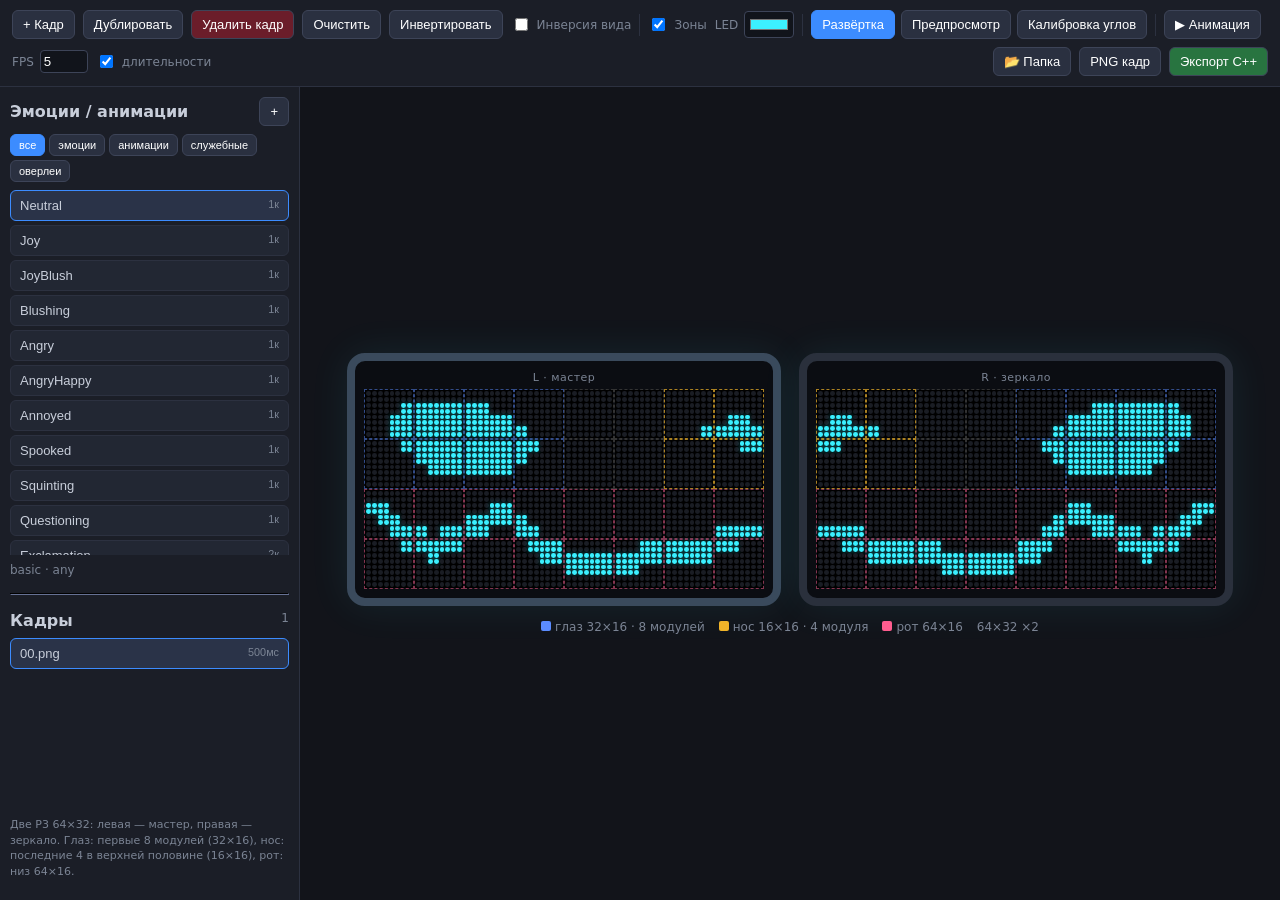
<file: tools/face/index.html>
<!DOCTYPE html>
<html lang="ru">
<head>
  <meta charset="UTF-8">
  <meta name="viewport" content="width=device-width, initial-scale=1">
  <title>kotoproto — P3 visor 64×32</title>
  <style>
    :root {
      --bg: #12141a;
      --panel: #1b1e27;
      --border: #2c3140;
      --led-off: #1a1d24;
      --led-on: #3cf0ff;
      --led-glow: rgba(60, 240, 255, 0.45);
      --text: #c8ceda;
      --muted: #7b8494;
      --accent: #3c8cff;
      --eye: #5b8cff;
      --nose: #f0b429;
      --mouth: #ff5d8f;
    }
    * { box-sizing: border-box; }
    html, body { height: 100%; }
    body {
      margin: 0;
      font-family: "Segoe UI", system-ui, sans-serif;
      background: var(--bg);
      color: var(--text);
      display: flex;
      flex-direction: column;
      overflow: hidden;
    }
    .toolbar {
      display: flex; gap: 8px; align-items: center; flex-wrap: wrap;
      padding: 10px 12px; background: var(--panel); border-bottom: 1px solid var(--border);
    }
    button {
      background: #2a3040; color: #fff; border: 1px solid #3d4458;
      padding: 6px 10px; border-radius: 6px; cursor: pointer; font-size: 13px;
    }
    button:hover { background: #343b4e; }
    button.active { background: var(--accent); border-color: var(--accent); }
    button.danger { background: #6b1d2a; }
    label { display: flex; align-items: center; gap: 6px; font-size: 12px; color: var(--muted); }
    input[type="number"], input[type="color"] {
      background: #11141b; color: #fff; border: 1px solid #3d4458; padding: 3px; border-radius: 4px;
    }
    input[type="range"] {
      width: 140px; accent-color: var(--accent);
    }
    #photoStage { overflow: auto; max-width: 100%; max-height: min(72vh, 760px); }
    #photoSizer { width: 400px; height: 400px; }
    .sep { width: 1px; height: 22px; background: var(--border); }
    .grow { flex: 1; }
    .main { display: flex; flex: 1; min-height: 0; }
    .sidebar {
      width: 300px; background: var(--panel); border-right: 1px solid var(--border);
      display: flex; flex-direction: column; padding: 10px; gap: 8px;
    }
    .tabs { display: flex; gap: 4px; flex-wrap: wrap; }
    .tabs button { padding: 4px 8px; font-size: 11px; }
    .list { flex: 1; overflow: auto; display: flex; flex-direction: column; gap: 4px; min-height: 0; }
    .item {
      padding: 7px 9px; background: #222733; border: 1px solid var(--border);
      border-radius: 6px; cursor: pointer; display: flex; justify-content: space-between; gap: 8px;
      font-size: 13px; width: 100%; text-align: left; color: inherit;
    }
    .item.selected { border-color: var(--accent); background: #2a3348; }
    .item small { color: var(--muted); }
    .workspace {
      flex: 1; display: flex; flex-direction: column; align-items: center;
      justify-content: center; gap: 14px; overflow: auto; padding: 16px;
    }
    .visors { display: flex; gap: 18px; align-items: flex-start; }
    .visor {
      background: #0b0d12; border: 8px solid #2a303c; border-radius: 18px;
      padding: 10px; box-shadow: 0 0 40px rgba(60, 240, 255, 0.08);
    }
    .visor.master { border-color: #3a4a5c; }
    .visor-cap {
      text-align: center; font-size: 11px; color: var(--muted);
      margin-bottom: 6px; letter-spacing: 0.04em;
    }
    .matrix {
      display: grid; grid-template-columns: repeat(8, auto); gap: 2px;
    }
    .unit {
      display: grid; grid-template-columns: repeat(8, 1fr); grid-template-rows: repeat(8, 1fr);
      gap: 1px; width: 48px; height: 48px; background: #000; padding: 1px; position: relative;
    }
    .unit[data-region="eye"] { outline: 1px dashed color-mix(in srgb, var(--eye) 50%, transparent); }
    .unit[data-region="nose"] { outline: 1px dashed color-mix(in srgb, var(--nose) 70%, transparent); }
    .unit[data-region="mouth"] { outline: 1px dashed color-mix(in srgb, var(--mouth) 50%, transparent); }
    .unit[data-region="pad"] { outline: 1px dashed #333; }
    body.hide-regions .unit { outline: none; }
    .led {
      width: 100%; height: 100%; border-radius: 50%;
      background: var(--led-off); cursor: pointer;
    }
    .led.on {
      background: var(--led-on);
      box-shadow: 0 0 5px var(--led-glow);
    }
    body.invert-view .led { background: var(--led-on); box-shadow: 0 0 5px var(--led-glow); }
    body.invert-view .led.on { background: var(--led-off); box-shadow: none; }
    .legend { display: flex; gap: 14px; font-size: 12px; color: var(--muted); }
    .legend i { display: inline-block; width: 10px; height: 10px; border-radius: 2px; margin-right: 4px; }
    .hint { font-size: 11px; color: var(--muted); line-height: 1.4; }
    #codeModal {
      position: fixed; inset: 0; background: rgba(0,0,0,.7);
      display: none; align-items: center; justify-content: center; z-index: 20;
    }
    .modal {
      background: var(--panel); width: min(900px, 92vw); height: min(80vh, 720px);
      border: 1px solid var(--border); border-radius: 10px; padding: 14px;
      display: flex; flex-direction: column; gap: 8px;
    }
    textarea {
      flex: 1; background: #10131a; color: #8cdcfe; border: 1px solid var(--border);
      font-family: ui-monospace, Consolas, monospace; font-size: 12px; padding: 10px;
    }
    .drop {
      display: none; position: fixed; inset: 0; background: rgba(60,140,255,.18);
      border: 2px dashed var(--accent); z-index: 10; align-items: center; justify-content: center;
      font-size: 22px;
    }
    body.drag-over .drop { display: flex; }
    .meta { font-size: 12px; color: var(--muted); }
    .render-bar { display: flex; gap: 6px; }
    #viewPreview { display: none; flex-direction: column; align-items: center; gap: 10px; }
    body.mode-preview #viewFlat { display: none; }
    body.mode-preview #viewPreview { display: flex; }
    #photo {
      position: relative;
      width: 400px;
      height: 400px;
      border-radius: 8px;
      background: #820075 url("photo.jpg") center / contain no-repeat;
      box-shadow: 0 0 40px rgba(130, 0, 117, 0.35);
      overflow: hidden;
      transform-origin: 0 0;
    }
    .preview {
      position: absolute;
      left: 0;
      top: 0;
      transform-origin: 0 0;
      image-rendering: pixelated;
    }
    .preview canvas {
      display: block;
      image-rendering: pixelated;
    }
  </style>
</head>
<body>
  <div class="drop">Отпустите PNG-папку, чтобы загрузить анимации</div>
  <div class="toolbar">
    <button onclick="addFrame()">+ Кадр</button>
    <button onclick="duplicateFrame()">Дублировать</button>
    <button class="danger" onclick="deleteFrame()">Удалить кадр</button>
    <button onclick="clearCurrentFrame()">Очистить</button>
    <button onclick="invertCurrentFrame()">Инвертировать</button>
    <label><input type="checkbox" id="invertView" onchange="setInvertView(this.checked)"> Инверсия вида</label>
    <span class="sep"></span>
    <label><input type="checkbox" id="showRegions" checked onchange="document.body.classList.toggle('hide-regions', !this.checked)"> Зоны</label>
    <label>LED <input type="color" id="ledColor" value="#3cf0ff" onchange="setLedColor(this.value)"></label>
    <span class="sep"></span>
    <span class="render-bar">
      <button id="modeFlatBtn" class="active" onclick="setRenderMode('flat')">Развёртка</button>
      <button id="modePreviewBtn" onclick="setRenderMode('preview')">Предпросмотр</button>
      <button onclick="window.open('quad.html','_blank')">Калибровка углов</button>
    </span>
    <span class="sep"></span>
    <button id="playBtn" onclick="togglePlay()">▶ Анимация</button>
    <label>FPS <input type="number" id="fpsInput" value="5" min="1" max="30" style="width:48px"></label>
    <label><input type="checkbox" id="useDur" checked> длительности</label>
    <span class="grow"></span>
    <button onclick="document.getElementById('folderInput').click()">📂 Папка</button>
    <input type="file" id="folderInput" webkitdirectory multiple accept="image/*" hidden onchange="importFolder(this.files); this.value='';">
    <button onclick="downloadPng()">PNG кадр</button>
    <button style="background:#287440" onclick="exportCode()">Экспорт C++</button>
  </div>
  <div class="main">
    <aside class="sidebar">
      <div style="display:flex; justify-content:space-between; align-items:center;">
        <b>Эмоции / анимации</b>
        <button onclick="addAnimation()">+</button>
      </div>
      <div class="tabs" id="groupTabs"></div>
      <div class="list" id="animList"></div>
      <div class="meta" id="animMeta"></div>
      <hr style="border-color:var(--border); width:100%;">
      <div style="display:flex; justify-content:space-between;">
        <b>Кадры</b>
        <span class="meta" id="frameCountLbl"></span>
      </div>
      <div class="list" id="frameList" style="flex:0 0 160px;"></div>
      <p class="hint">
        Две P3 64×32: левая — мастер, правая — зеркало.
        Глаз: первые 8 модулей (32×16), нос: последние 4 в верхней половине (16×16), рот: низ 64×16.
      </p>
    </aside>
    <section class="workspace">
      <div class="visors" id="viewFlat">
        <div class="visor master">
          <div class="visor-cap">L · мастер</div>
          <div class="matrix" id="matrixL"></div>
        </div>
        <div class="visor">
          <div class="visor-cap">R · зеркало</div>
          <div class="matrix" id="matrixR"></div>
        </div>
      </div>
      <div id="viewPreview">
        <label>Масштаб
          <input type="range" id="photoZoom" min="1" max="4" step="0.05" value="1" oninput="setPhotoZoom(this.value)">
          <span id="photoZoomLbl">100%</span>
        </label>
        <div id="photoStage">
          <div id="photoSizer">
            <div id="photo">
              <div class="preview" id="wrap-panel"><canvas id="prev-panel"></canvas></div>
            </div>
          </div>
        </div>
        <p class="hint">Предпросмотр: одно полотно 32×64 на фото ToasterPaint (вместо отдельных блоков глаз/нос/рот).</p>
      </div>
      <div class="legend">
        <span><i style="background:var(--eye)"></i>глаз 32×16 · 8 модулей</span>
        <span><i style="background:var(--nose)"></i>нос 16×16 · 4 модуля</span>
        <span><i style="background:var(--mouth)"></i>рот 64×16</span>
        <span id="xyHint">64×32 ×2</span>
      </div>
    </section>
  </div>
  <div id="codeModal">
    <div class="modal">
      <div style="display:flex; justify-content:space-between; align-items:center;">
        <b>C++ половина 64×32; правая матрица = flip X</b>
        <button onclick="closeModal()">✕</button>
      </div>
      <textarea id="codeArea" readonly></textarea>
      <button style="background:var(--accent)" onclick="copyCode()">Копировать</button>
    </div>
  </div>
  <script src="project.js"></script>
  <script>
    const MODULES = 32;
    const PANEL_W = 64;
    const PANEL_H = 32;
    const PREVIEW_BG = "#820075";
    const PREVIEW_SCALE = 5;
    const PANEL_QUAD = {
      tl: [209.5, 211],
      tr: [303, 252.5],
      br: [288, 323],
      bl: [202.5, 282],
    };
    const GROUPS = [
      { id: "all", label: "все" },
      { id: "basic", label: "эмоции" },
      { id: "animated", label: "анимации" },
      { id: "misc", label: "служебные" },
      { id: "overlay", label: "оверлеи" },
    ];

    let project = (window.PRELOADED_PROJECT && window.PRELOADED_PROJECT.animations)
      ? window.PRELOADED_PROJECT
      : { animations: [{ name: "Neutral", group: "basic", frames: [createEmptyFrame()], frameNames: ["00"], durations: [500] }] };
    let curAnimIdx = 0;
    let curFrameIdx = 0;
    let groupFilter = "all";
    let isDrawing = false;
    let drawMode = true;
    let playTimer = null;

    function createEmptyFrame() {
      return Array.from({ length: MODULES }, () => Array(8).fill(0));
    }
    function cloneFrame(src) {
      return src.map(row => row.slice());
    }
    function regionOf(m, side) {
      let col = m % 8, row = Math.floor(m / 8);
      if (side === "R") col = 7 - col;
      if (row < 2 && col <= 3) return "eye";
      if (row < 2 && col >= 6) return "nose";
      if (row >= 2) return "mouth";
      return "pad";
    }
    function xyOf(m, r, c) {
      return { x: (m % 8) * 8 + c, y: Math.floor(m / 8) * 8 + r };
    }
    function moduleOf(x, y) {
      return { m: Math.floor(y / 8) * 8 + Math.floor(x / 8), r: y % 8, c: x % 8 };
    }
    function mirrorX(x) { return 63 - x; }
    function buildMatrix(root, side) {
      root.innerHTML = "";
      for (let m = 0; m < MODULES; m++) {
        const u = document.createElement("div");
        u.className = "unit";
        u.dataset.region = regionOf(m, side);
        for (let r = 0; r < 8; r++) {
          for (let c = 0; c < 8; c++) {
            const led = document.createElement("div");
            led.className = "led";
            led.dataset.side = side;
            led.dataset.m = m;
            led.dataset.r = r;
            led.dataset.c = c;
            led.addEventListener("mousedown", (e) => {
              e.preventDefault();
              isDrawing = true;
              const { m: mm, r: rr, c: cc } = masterCell(side, m, r, c);
              drawMode = !getPixel(mm, rr, cc);
              setPixelDirect(mm, rr, cc, drawMode);
              updateMatrixDisplay();
            });
            led.addEventListener("mouseenter", () => {
              const { x, y } = xyOf(m, r, c);
              if (isDrawing) {
                const { m: mm, r: rr, c: cc } = masterCell(side, m, r, c);
                setPixelDirect(mm, rr, cc, drawMode);
                updateMatrixDisplay();
              }
              document.getElementById("xyHint").textContent =
                `${side} ${x},${y}  ${regionOf(m, side)}`;
            });
            u.appendChild(led);
          }
        }
        root.appendChild(u);
      }
    }
    function masterCell(side, m, r, c) {
      if (side === "L") return { m, r, c };
      const { x, y } = xyOf(m, r, c);
      return moduleOf(mirrorX(x), y);
    }
    function adj3(m) {
      return [
        m[4] * m[8] - m[5] * m[7], m[2] * m[7] - m[1] * m[8], m[1] * m[5] - m[2] * m[4],
        m[5] * m[6] - m[3] * m[8], m[0] * m[8] - m[2] * m[6], m[2] * m[3] - m[0] * m[5],
        m[3] * m[7] - m[4] * m[6], m[1] * m[6] - m[0] * m[7], m[0] * m[4] - m[1] * m[3]
      ];
    }
    function mul3(a, b) {
      if (b.length === 3) {
        return [
          a[0] * b[0] + a[1] * b[1] + a[2] * b[2],
          a[3] * b[0] + a[4] * b[1] + a[5] * b[2],
          a[6] * b[0] + a[7] * b[1] + a[8] * b[2]
        ];
      }
      const c = new Array(9);
      for (let i = 0; i < 3; i++) {
        for (let j = 0; j < 3; j++) {
          c[3 * i + j] = a[3 * i] * b[j] + a[3 * i + 1] * b[3 + j] + a[3 * i + 2] * b[6 + j];
        }
      }
      return c;
    }
    function basisToPoints(x1, y1, x2, y2, x3, y3, x4, y4) {
      const m = [x1, x2, x3, y1, y2, y3, 1, 1, 1];
      const v = mul3(adj3(m), [x4, y4, 1]);
      return mul3(m, [v[0], 0, 0, 0, v[1], 0, 0, 0, v[2]]);
    }
    function matrix3dForQuad(quad, w, h) {
      const tl = quad.tl, tr = quad.tr, br = quad.br, bl = quad.bl;
      const t = mul3(
        basisToPoints(tl[0], tl[1], tr[0], tr[1], bl[0], bl[1], br[0], br[1]),
        adj3(basisToPoints(0, 0, w, 0, 0, h, w, h))
      );
      const n = t[8] || 1;
      for (let i = 0; i < 9; i++) t[i] /= n;
      return `matrix3d(${t[0]}, ${t[3]}, 0, ${t[6]}, ${t[1]}, ${t[4]}, 0, ${t[7]}, 0, 0, 1, 0, ${t[2]}, ${t[5]}, 0, ${t[8]})`;
    }
    function initPreview() {
      const wrap = document.getElementById("wrap-panel");
      const cssW = PANEL_W * PREVIEW_SCALE;
      const cssH = PANEL_H * PREVIEW_SCALE;
      wrap.style.transform = matrix3dForQuad(PANEL_QUAD, cssW, cssH);
      const canvas = document.getElementById("prev-panel");
      canvas.width = PANEL_W;
      canvas.height = PANEL_H;
      canvas.style.width = cssW + "px";
      canvas.style.height = cssH + "px";
    }
    function hexToRgb(hex) {
      const h = hex.replace("#", "").trim();
      return [
        parseInt(h.slice(0, 2), 16),
        parseInt(h.slice(2, 4), 16),
        parseInt(h.slice(4, 6), 16),
      ];
    }
    function framePixel(x, y) {
      const { m, r, c } = moduleOf(x, y);
      return getPixel(m, r, c);
    }
    function drawPreview() {
      const canvas = document.getElementById("prev-panel");
      if (!canvas) return;
      const led = getComputedStyle(document.documentElement).getPropertyValue("--led-on").trim() || "#3cf0ff";
      const invert = document.body.classList.contains("invert-view");
      const [lr, lg, lb] = hexToRgb(led);
      const [br, bg, bb] = hexToRgb(PREVIEW_BG);
      const ctx = canvas.getContext("2d");
      const img = ctx.createImageData(PANEL_W, PANEL_H);
      for (let y = 0; y < PANEL_H; y++) {
        for (let x = 0; x < PANEL_W; x++) {
          let on = framePixel(x, y);
          if (invert) on = !on;
          const i = (y * PANEL_W + x) * 4;
          img.data[i] = on ? lr : br;
          img.data[i + 1] = on ? lg : bg;
          img.data[i + 2] = on ? lb : bb;
          img.data[i + 3] = 255;
        }
      }
      ctx.putImageData(img, 0, 0);
    }
    function setPhotoZoom(z) {
      const zoom = Math.max(1, Math.min(4, parseFloat(z) || 1));
      const photo = document.getElementById("photo");
      const sizer = document.getElementById("photoSizer");
      photo.style.transform = `scale(${zoom})`;
      sizer.style.width = (400 * zoom) + "px";
      sizer.style.height = (400 * zoom) + "px";
      document.getElementById("photoZoomLbl").textContent = Math.round(zoom * 100) + "%";
    }
    function setRenderMode(mode) {
      document.body.classList.toggle("mode-preview", mode === "preview");
      document.getElementById("modeFlatBtn").classList.toggle("active", mode === "flat");
      document.getElementById("modePreviewBtn").classList.toggle("active", mode === "preview");
      if (mode === "preview") drawPreview();
    }
    function initDOM() {
      buildMatrix(document.getElementById("matrixL"), "L");
      buildMatrix(document.getElementById("matrixR"), "R");
      initPreview();
      window.addEventListener("mouseup", () => { isDrawing = false; });
      setupDnD();
      renderGroups();
      renderUI();
    }
    function getPixel(m, r, c) {
      const frame = project.animations[curAnimIdx].frames[curFrameIdx];
      return (frame[m][r] & (1 << (7 - c))) !== 0;
    }
    function setPixelDirect(m, r, c, val) {
      const frame = project.animations[curAnimIdx].frames[curFrameIdx];
      if (val) frame[m][r] |= (1 << (7 - c));
      else frame[m][r] &= ~(1 << (7 - c));
    }
    function updateMatrixDisplay() {
      document.querySelectorAll(".led").forEach((led) => {
        const side = led.dataset.side;
        const m = +led.dataset.m, r = +led.dataset.r, c = +led.dataset.c;
        const cell = side === "L" ? { m, r, c } : masterCell("R", m, r, c);
        led.classList.toggle("on", getPixel(cell.m, cell.r, cell.c));
      });
      drawPreview();
    }
    function setInvertView(on) {
      document.body.classList.toggle("invert-view", !!on);
      drawPreview();
    }
    function setLedColor(hex) {
      document.documentElement.style.setProperty("--led-on", hex);
      const r = parseInt(hex.slice(1, 3), 16);
      const g = parseInt(hex.slice(3, 5), 16);
      const b = parseInt(hex.slice(5, 7), 16);
      document.documentElement.style.setProperty("--led-glow", `rgba(${r},${g},${b},0.45)`);
      drawPreview();
    }
    function visibleAnims() {
      return project.animations
        .map((a, idx) => ({ a, idx }))
        .filter((x) => groupFilter === "all" || x.a.group === groupFilter);
    }
    function renderGroups() {
      const tabs = document.getElementById("groupTabs");
      tabs.innerHTML = "";
      GROUPS.forEach((g) => {
        const b = document.createElement("button");
        b.textContent = g.label;
        b.className = groupFilter === g.id ? "active" : "";
        b.onclick = () => { groupFilter = g.id; renderGroups(); renderUI(); };
        tabs.appendChild(b);
      });
    }
    function renderUI() {
      const animList = document.getElementById("animList");
      animList.innerHTML = "";
      visibleAnims().forEach(({ a, idx }) => {
        const d = document.createElement("button");
        d.type = "button";
        d.className = `item ${idx === curAnimIdx ? "selected" : ""}`;
        d.innerHTML = `<span>${escapeHtml(a.name)}</span><small>${a.frames.length}к</small>`;
        d.onclick = () => { curAnimIdx = idx; curFrameIdx = 0; renderUI(); };
        animList.appendChild(d);
      });
      const anim = project.animations[curAnimIdx];
      document.getElementById("animMeta").textContent =
        `${anim.group || "basic"}${anim.transition ? " · " + anim.transition : ""}`;
      const frameList = document.getElementById("frameList");
      frameList.innerHTML = "";
      document.getElementById("frameCountLbl").textContent = String(anim.frames.length);
      anim.frames.forEach((_, idx) => {
        const d = document.createElement("button");
        d.type = "button";
        d.className = `item ${idx === curFrameIdx ? "selected" : ""}`;
        const label = (anim.frameNames && anim.frameNames[idx]) || `кадр ${idx}`;
        const ms = (anim.durations && anim.durations[idx]) || 500;
        d.innerHTML = `<span>${escapeHtml(String(label))}</span><small>${ms}мс</small>`;
        d.onclick = () => { curFrameIdx = idx; renderUI(); };
        frameList.appendChild(d);
      });
      updateMatrixDisplay();
    }
    function escapeHtml(s) {
      return String(s).replace(/[&<>"']/g, (ch) => ({
        "&": "&amp;", "<": "&lt;", ">": "&gt;", '"': "&quot;", "'": "&#39;"
      }[ch]));
    }
    function ensureFrameNames(anim) {
      if (!anim.frameNames) anim.frameNames = [];
      if (!anim.durations) anim.durations = [];
      while (anim.frameNames.length < anim.frames.length) {
        anim.frameNames.push(String(anim.frameNames.length).padStart(2, "0"));
      }
      while (anim.durations.length < anim.frames.length) anim.durations.push(500);
    }
    function addFrame() {
      const anim = project.animations[curAnimIdx];
      anim.frames.push(createEmptyFrame());
      ensureFrameNames(anim);
      curFrameIdx = anim.frames.length - 1;
      renderUI();
    }
    function duplicateFrame() {
      const anim = project.animations[curAnimIdx];
      anim.frames.splice(curFrameIdx + 1, 0, cloneFrame(anim.frames[curFrameIdx]));
      ensureFrameNames(anim);
      anim.frameNames.splice(curFrameIdx + 1, 0, (anim.frameNames[curFrameIdx] || "") + " копия");
      anim.durations.splice(curFrameIdx + 1, 0, anim.durations[curFrameIdx] || 500);
      curFrameIdx++;
      renderUI();
    }
    function deleteFrame() {
      const anim = project.animations[curAnimIdx];
      if (anim.frames.length <= 1) return alert("Нельзя удалить единственный кадр");
      anim.frames.splice(curFrameIdx, 1);
      anim.frameNames && anim.frameNames.splice(curFrameIdx, 1);
      anim.durations && anim.durations.splice(curFrameIdx, 1);
      if (curFrameIdx >= anim.frames.length) curFrameIdx = anim.frames.length - 1;
      renderUI();
    }
    function clearCurrentFrame() {
      project.animations[curAnimIdx].frames[curFrameIdx] = createEmptyFrame();
      updateMatrixDisplay();
    }
    function invertCurrentFrame() {
      const frame = project.animations[curAnimIdx].frames[curFrameIdx];
      for (let m = 0; m < MODULES; m++) {
        for (let r = 0; r < 8; r++) frame[m][r] = (~frame[m][r]) & 0xFF;
      }
      updateMatrixDisplay();
    }
    function addAnimation() {
      const name = prompt("Название:", `Anim ${project.animations.length + 1}`);
      if (!name) return;
      project.animations.push({
        name, group: "basic", frames: [createEmptyFrame()], frameNames: ["00"], durations: [500]
      });
      curAnimIdx = project.animations.length - 1;
      curFrameIdx = 0;
      renderUI();
    }
    function togglePlay() {
      const btn = document.getElementById("playBtn");
      if (playTimer) {
        clearTimeout(playTimer);
        playTimer = null;
        btn.textContent = "▶ Анимация";
        btn.classList.remove("active");
        return;
      }
      btn.textContent = "⏸ Пауза";
      btn.classList.add("active");
      const tick = () => {
        const anim = project.animations[curAnimIdx];
        curFrameIdx = (curFrameIdx + 1) % anim.frames.length;
        renderUI();
        const fps = Math.max(1, +document.getElementById("fpsInput").value || 5);
        let ms = 1000 / fps;
        if (document.getElementById("useDur").checked) {
          const d = (anim.durations && anim.durations[curFrameIdx]) || 0;
          if (d > 0) ms = d;
        }
        playTimer = setTimeout(tick, ms);
      };
      tick();
    }
    function frameToImageData(frame) {
      const data = new Uint8ClampedArray(64 * 32 * 4);
      for (let y = 0; y < 32; y++) {
        for (let x = 0; x < 64; x++) {
          const m = Math.floor(y / 8) * 8 + Math.floor(x / 8);
          const on = (frame[m][y % 8] & (1 << (7 - (x % 8)))) !== 0;
          const i = (y * 64 + x) * 4;
          const v = on ? 255 : 0;
          data[i] = data[i + 1] = data[i + 2] = v;
          data[i + 3] = 255;
        }
      }
      return new ImageData(data, 64, 32);
    }
    function downloadPng() {
      const canvas = document.createElement("canvas");
      canvas.width = 64; canvas.height = 32;
      canvas.getContext("2d").putImageData(
        frameToImageData(project.animations[curAnimIdx].frames[curFrameIdx]), 0, 0
      );
      const a = document.createElement("a");
      const anim = project.animations[curAnimIdx];
      a.download = `${anim.name}_${String(curFrameIdx).padStart(2, "0")}.png`;
      a.href = canvas.toDataURL("image/png");
      a.click();
    }
    function exportCode() {
      let c = `// P3 left half-face 64x32. Right panel = this bitmap flipped on X.\n`;
      project.animations.forEach((anim, aIdx) => {
        const varName = `face_${anim.name.replace(/[^A-Za-z0-9_]/g, "_")}`;
        c += `\n// ${anim.name} (${anim.frames.length} frames)\n`;
        c += `const uint8_t ${varName}[${anim.frames.length}][32][8] = {\n`;
        anim.frames.forEach((frame, fIdx) => {
          c += `  { // ${anim.frameNames ? anim.frameNames[fIdx] : fIdx}\n`;
          for (let y = 0; y < 32; y++) {
            const row = [];
            for (let s = 0; s < 8; s++) {
              let byte = 0;
              for (let b = 0; b < 8; b++) {
                const x = s * 8 + b;
                const m = Math.floor(y / 8) * 8 + Math.floor(x / 8);
                if (frame[m][y % 8] & (1 << (7 - (x % 8)))) byte |= (1 << (7 - b));
              }
              row.push("0x" + byte.toString(16).padStart(2, "0").toUpperCase());
            }
            c += `    { ${row.join(", ")} }${y < 31 ? "," : ""}\n`;
          }
          c += `  }${fIdx < anim.frames.length - 1 ? "," : ""}\n`;
        });
        c += `};\n`;
      });
      document.getElementById("codeArea").value = c;
      document.getElementById("codeModal").style.display = "flex";
    }
    function closeModal() { document.getElementById("codeModal").style.display = "none"; }
    function copyCode() {
      document.getElementById("codeArea").select();
      document.execCommand("copy");
    }
    function pixelsToFrame(sample) {
      const frame = createEmptyFrame();
      for (let y = 0; y < 32; y++) {
        for (let x = 0; x < 64; x++) {
          if (!sample(x, y)) continue;
          const m = Math.floor(y / 8) * 8 + Math.floor(x / 8);
          frame[m][y % 8] |= (1 << (7 - (x % 8)));
        }
      }
      return frame;
    }
    function imageToFrame(img) {
      const canvas = document.createElement("canvas");
      canvas.width = img.width; canvas.height = img.height;
      const ctx = canvas.getContext("2d", { willReadFrequently: true });
      ctx.drawImage(img, 0, 0);
      const { data, width, height } = ctx.getImageData(0, 0, canvas.width, canvas.height);
      const sample = (x, y) => {
        const sx = Math.min(width - 1, Math.floor((x + 0.5) * (width / 64)));
        const sy = Math.min(height - 1, Math.floor((y + 0.5) * (height / 32)));
        const i = (sy * width + sx) * 4;
        if (data[i + 3] < 128) return false;
        return (data[i] + data[i + 1] + data[i + 2]) / 3 >= 128;
      };
      return pixelsToFrame(sample);
    }
    function loadImageFile(file) {
      return new Promise((resolve, reject) => {
        const url = URL.createObjectURL(file);
        const img = new Image();
        img.onload = () => { URL.revokeObjectURL(url); resolve(img); };
        img.onerror = () => { URL.revokeObjectURL(url); reject(new Error(file.name)); };
        img.src = url;
      });
    }
    function naturalCompare(a, b) {
      return a.localeCompare(b, undefined, { numeric: true, sensitivity: "base" });
    }
    async function importFolder(fileList) {
      const files = [...fileList].filter((f) => /\.(png|bmp|gif|webp|jpg|jpeg)$/i.test(f.name));
      if (!files.length) return alert("Нет изображений");
      const groups = new Map();
      for (const file of files) {
        const rel = (file.webkitRelativePath || file.name).replace(/\\/g, "/");
        const parts = rel.split("/").filter(Boolean);
        const animName = parts.length >= 2 ? parts[parts.length - 2] : "Импорт";
        const frameName = file.name.replace(/\.[^.]+$/, "");
        if (!groups.has(animName)) groups.set(animName, []);
        groups.get(animName).push({ file, frameName });
      }
      const animations = [];
      for (const name of [...groups.keys()].sort(naturalCompare)) {
        const items = groups.get(name).sort((a, b) => naturalCompare(a.frameName, b.frameName));
        const frames = [];
        const frameNames = [];
        for (const item of items) {
          try {
            frames.push(imageToFrame(await loadImageFile(item.file)));
            frameNames.push(item.frameName);
          } catch (err) { console.warn(err); }
        }
        if (frames.length) {
          animations.push({
            name, group: "basic", frames, frameNames, durations: frames.map(() => 500)
          });
        }
      }
      if (!animations.length) return alert("Не удалось прочитать изображения");
      project = { animations };
      curAnimIdx = 0; curFrameIdx = 0;
      renderUI();
    }
    function setupDnD() {
      let depth = 0;
      window.addEventListener("dragenter", (e) => { e.preventDefault(); depth++; document.body.classList.add("drag-over"); });
      window.addEventListener("dragleave", (e) => { e.preventDefault(); depth = Math.max(0, depth - 1); if (!depth) document.body.classList.remove("drag-over"); });
      window.addEventListener("dragover", (e) => e.preventDefault());
      window.addEventListener("drop", (e) => {
        e.preventDefault(); depth = 0; document.body.classList.remove("drag-over");
        if (e.dataTransfer.files.length) importFolder(e.dataTransfer.files);
      });
    }
    initDOM();
  </script>
</body>
</html>
</file>
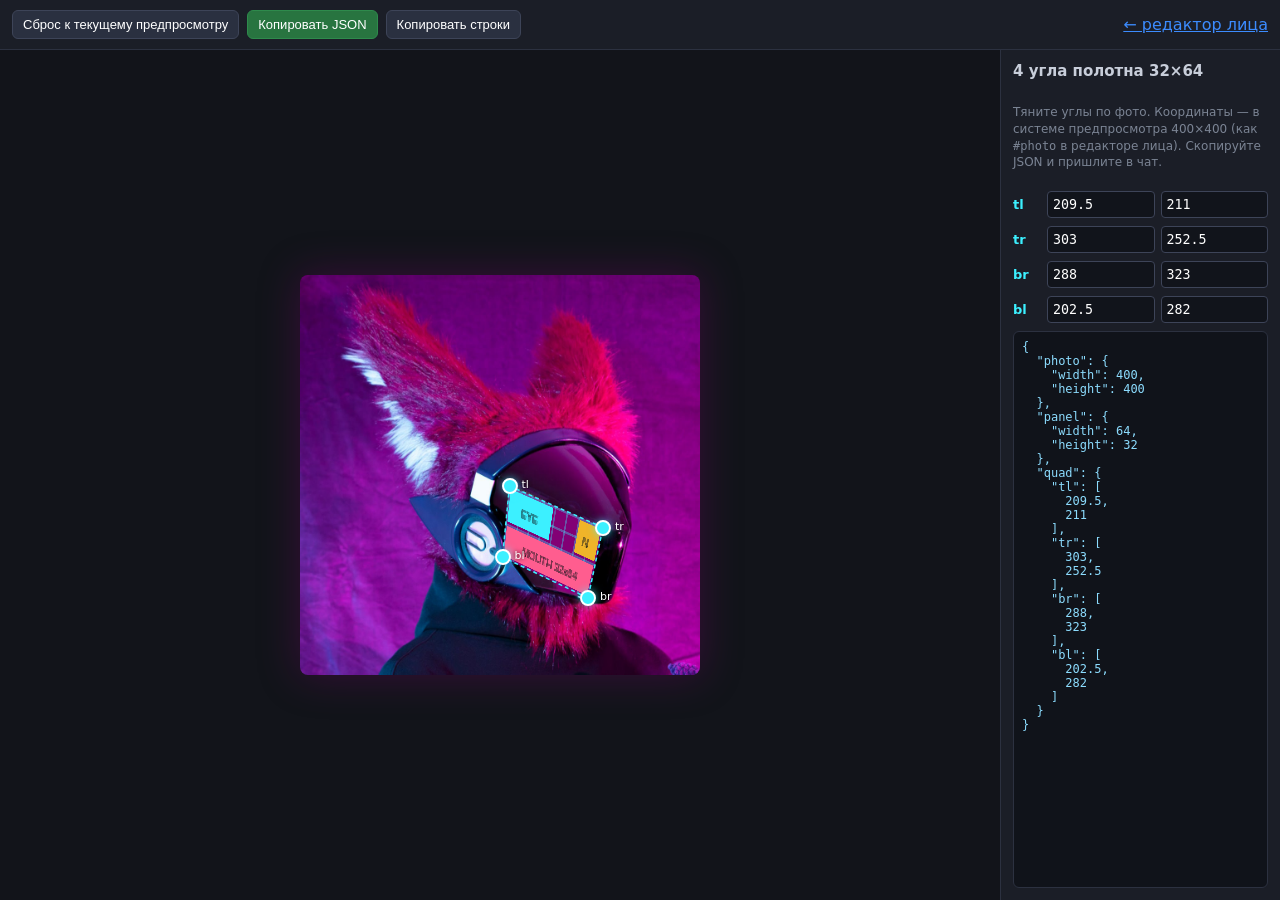
<file: tools/face/quad.html>
<!DOCTYPE html>
<html lang="ru">
<head>
  <meta charset="UTF-8">
  <meta name="viewport" content="width=device-width, initial-scale=1">
  <title>Калибровка визора — 4 угла</title>
  <style>
    :root {
      --bg: #12141a;
      --panel: #1b1e27;
      --border: #2c3140;
      --text: #c8ceda;
      --muted: #7b8494;
      --accent: #3c8cff;
      --led: #3cf0ff;
    }
    * { box-sizing: border-box; }
    html, body { height: 100%; margin: 0; }
    body {
      font-family: "Segoe UI", system-ui, sans-serif;
      background: var(--bg);
      color: var(--text);
      display: flex;
      flex-direction: column;
    }
    .toolbar {
      display: flex; gap: 8px; align-items: center; flex-wrap: wrap;
      padding: 10px 12px; background: var(--panel); border-bottom: 1px solid var(--border);
    }
    button {
      background: #2a3040; color: #fff; border: 1px solid #3d4458;
      padding: 6px 10px; border-radius: 6px; cursor: pointer; font-size: 13px;
    }
    button:hover { background: #343b4e; }
    button.ok { background: #287440; border-color: #2e8a4c; }
    .main { display: flex; flex: 1; min-height: 0; }
    .workspace {
      flex: 1; display: flex; align-items: center; justify-content: center;
      padding: 20px; overflow: auto;
    }
    #photo {
      position: relative;
      width: 400px;
      height: 400px;
      flex-shrink: 0;
      border-radius: 8px;
      background: #820075 url("photo.jpg") center / contain no-repeat;
      box-shadow: 0 0 40px rgba(130, 0, 117, 0.35);
      overflow: hidden;
    }
    #board {
      position: absolute; inset: 0;
    }
    #panel {
      position: absolute;
      left: 0; top: 0;
      width: 320px; height: 160px;
      transform-origin: 0 0;
      image-rendering: pixelated;
      pointer-events: none;
    }
    #edges {
      position: absolute; inset: 0;
      width: 400px; height: 400px;
      pointer-events: none;
    }
    .handle {
      position: absolute;
      width: 16px; height: 16px;
      margin: -8px 0 0 -8px;
      border-radius: 50%;
      background: var(--led);
      border: 2px solid #fff;
      box-shadow: 0 0 8px rgba(60, 240, 255, 0.7);
      cursor: grab;
      z-index: 3;
    }
    .handle:active { cursor: grabbing; }
    .handle::after {
      content: attr(data-id);
      position: absolute;
      left: 18px; top: -2px;
      font-size: 11px;
      color: #fff;
      text-shadow: 0 0 4px #000;
      pointer-events: none;
    }
    .side {
      width: 280px; background: var(--panel); border-left: 1px solid var(--border);
      padding: 12px; display: flex; flex-direction: column; gap: 8px;
    }
    .side h1 { font-size: 15px; margin: 0 0 4px; }
    .hint { font-size: 12px; color: var(--muted); line-height: 1.4; }
    .row {
      display: grid; grid-template-columns: 28px 1fr 1fr; gap: 6px; align-items: center;
      font-size: 13px;
    }
    .row b { color: var(--led); }
    input[type="number"] {
      width: 100%; background: #11141b; color: #fff; border: 1px solid #3d4458;
      padding: 5px; border-radius: 4px; font-family: ui-monospace, Consolas, monospace;
    }
    textarea {
      flex: 1; min-height: 140px; background: #10131a; color: #8cdcfe;
      border: 1px solid var(--border); font-family: ui-monospace, Consolas, monospace;
      font-size: 12px; padding: 8px; border-radius: 6px; resize: none;
    }
    a { color: var(--accent); }
  </style>
</head>
<body>
  <div class="toolbar">
    <button onclick="resetCorners()">Сброс к текущему предпросмотру</button>
    <button class="ok" onclick="copyJson()">Копировать JSON</button>
    <button onclick="copyLines()">Копировать строки</button>
    <span style="flex:1"></span>
    <a href="index.html">← редактор лица</a>
  </div>
  <div class="main">
    <section class="workspace">
      <div id="photo">
        <canvas id="panel" width="64" height="32"></canvas>
        <svg id="edges" viewBox="0 0 400 400"></svg>
        <div class="handle" data-id="tl"></div>
        <div class="handle" data-id="tr"></div>
        <div class="handle" data-id="br"></div>
        <div class="handle" data-id="bl"></div>
      </div>
    </section>
    <aside class="side">
      <h1>4 угла полотна 32×64</h1>
      <p class="hint">
        Тяните углы по фото. Координаты — в системе предпросмотра 400×400
        (как <code>#photo</code> в редакторе лица). Скопируйте JSON и пришлите в чат.
      </p>
      <div class="row"><b>tl</b><input id="tlx" type="number" step="0.1"><input id="tly" type="number" step="0.1"></div>
      <div class="row"><b>tr</b><input id="trx" type="number" step="0.1"><input id="try" type="number" step="0.1"></div>
      <div class="row"><b>br</b><input id="brx" type="number" step="0.1"><input id="bry" type="number" step="0.1"></div>
      <div class="row"><b>bl</b><input id="blx" type="number" step="0.1"><input id="bly" type="number" step="0.1"></div>
      <textarea id="out" readonly></textarea>
    </aside>
  </div>
  <script>
    const PHOTO = 400;
    const CSS_W = 320;
    const CSS_H = 160;
    const PANEL_QUAD = {
      tl: [209.5, 211],
      tr: [303, 252.5],
      br: [288, 323],
      bl: [202.5, 282],
    };
    const ORDER = ["tl", "tr", "br", "bl"];
    const corners = {
      tl: { x: PANEL_QUAD.tl[0], y: PANEL_QUAD.tl[1] },
      tr: { x: PANEL_QUAD.tr[0], y: PANEL_QUAD.tr[1] },
      br: { x: PANEL_QUAD.br[0], y: PANEL_QUAD.br[1] },
      bl: { x: PANEL_QUAD.bl[0], y: PANEL_QUAD.bl[1] },
    };

    function adj(m) {
      return [
        m[4] * m[8] - m[5] * m[7], m[2] * m[7] - m[1] * m[8], m[1] * m[5] - m[2] * m[4],
        m[5] * m[6] - m[3] * m[8], m[0] * m[8] - m[2] * m[6], m[2] * m[3] - m[0] * m[5],
        m[3] * m[7] - m[4] * m[6], m[1] * m[6] - m[0] * m[7], m[0] * m[4] - m[1] * m[3]
      ];
    }
    function mul(a, b) {
      if (b.length === 3) {
        return [
          a[0] * b[0] + a[1] * b[1] + a[2] * b[2],
          a[3] * b[0] + a[4] * b[1] + a[5] * b[2],
          a[6] * b[0] + a[7] * b[1] + a[8] * b[2]
        ];
      }
      const c = new Array(9);
      for (let i = 0; i < 3; i++) {
        for (let j = 0; j < 3; j++) {
          c[3 * i + j] = a[3 * i] * b[j] + a[3 * i + 1] * b[3 + j] + a[3 * i + 2] * b[6 + j];
        }
      }
      return c;
    }
    function basisToPoints(x1, y1, x2, y2, x3, y3, x4, y4) {
      const m = [x1, x2, x3, y1, y2, y3, 1, 1, 1];
      const v = mul(adj(m), [x4, y4, 1]);
      return mul(m, [v[0], 0, 0, 0, v[1], 0, 0, 0, v[2]]);
    }
    function general2DProjection(s, d) {
      return mul(basisToPoints(d[0], d[1], d[2], d[3], d[4], d[5], d[6], d[7]),
        adj(basisToPoints(s[0], s[1], s[2], s[3], s[4], s[5], s[6], s[7])));
    }
    function matrix3dForQuad() {
      const tl = corners.tl, tr = corners.tr, br = corners.br, bl = corners.bl;
      const t = general2DProjection(
        [0, 0, CSS_W, 0, 0, CSS_H, CSS_W, CSS_H],
        [tl.x, tl.y, tr.x, tr.y, bl.x, bl.y, br.x, br.y]
      );
      const n = t[8] || 1;
      for (let i = 0; i < 9; i++) t[i] /= n;
      return `matrix3d(${t[0]}, ${t[3]}, 0, ${t[6]}, ${t[1]}, ${t[4]}, 0, ${t[7]}, 0, 0, 1, 0, ${t[2]}, ${t[5]}, 0, ${t[8]})`;
    }
    function paintGrid() {
      const c = document.getElementById("panel");
      const ctx = c.getContext("2d");
      ctx.fillStyle = "#820075";
      ctx.fillRect(0, 0, 64, 32);
      ctx.strokeStyle = "rgba(60,240,255,0.35)";
      ctx.lineWidth = 1;
      for (let x = 0; x <= 64; x += 8) {
        ctx.beginPath(); ctx.moveTo(x + 0.5, 0); ctx.lineTo(x + 0.5, 32); ctx.stroke();
      }
      for (let y = 0; y <= 32; y += 8) {
        ctx.beginPath(); ctx.moveTo(0, y + 0.5); ctx.lineTo(64, y + 0.5); ctx.stroke();
      }
      ctx.fillStyle = "#3cf0ff";
      ctx.fillRect(1, 1, 30, 14);
      ctx.fillStyle = "#f0b429";
      ctx.fillRect(49, 1, 14, 14);
      ctx.fillStyle = "#ff5d8f";
      ctx.fillRect(1, 17, 62, 14);
      ctx.fillStyle = "#10131a";
      ctx.font = "6px sans-serif";
      ctx.fillText("EYE", 10, 11);
      ctx.fillText("N", 53, 11);
      ctx.fillText("MOUTH 32x64", 14, 27);
    }
    function cornersFromPreviewTransform() {
      ORDER.forEach((id) => {
        corners[id] = { x: PANEL_QUAD[id][0], y: PANEL_QUAD[id][1] };
      });
    }
    function fmt(n) { return Math.round(n * 10) / 10; }
    function payload() {
      const q = {};
      ORDER.forEach((id) => { q[id] = [fmt(corners[id].x), fmt(corners[id].y)]; });
      return {
        photo: { width: PHOTO, height: PHOTO },
        panel: { width: 64, height: 32 },
        quad: q
      };
    }
    function render() {
      ORDER.forEach((id) => {
        const h = document.querySelector(`.handle[data-id="${id}"]`);
        h.style.left = corners[id].x + "px";
        h.style.top = corners[id].y + "px";
        document.getElementById(id + "x").value = fmt(corners[id].x);
        document.getElementById(id + "y").value = fmt(corners[id].y);
      });
      const tl = corners.tl, tr = corners.tr, br = corners.br, bl = corners.bl;
      document.getElementById("edges").innerHTML =
        `<polygon points="${tl.x},${tl.y} ${tr.x},${tr.y} ${br.x},${br.y} ${bl.x},${bl.y}"
          fill="none" stroke="#3cf0ff" stroke-width="1.5" stroke-dasharray="4 3"/>`;
      document.getElementById("panel").style.transform = matrix3dForQuad();
      document.getElementById("out").value = JSON.stringify(payload(), null, 2);
    }
    function clamp(v) { return Math.max(0, Math.min(PHOTO, v)); }
    function resetCorners() {
      cornersFromPreviewTransform();
      render();
    }
    function copyJson() {
      navigator.clipboard.writeText(JSON.stringify(payload()));
    }
    function copyLines() {
      const p = payload().quad;
      const text = ORDER.map((id) => `${id}: ${p[id][0]}, ${p[id][1]}`).join("\n");
      navigator.clipboard.writeText(text);
    }

    let drag = null;
    document.querySelectorAll(".handle").forEach((h) => {
      h.addEventListener("pointerdown", (e) => {
        e.preventDefault();
        h.setPointerCapture(e.pointerId);
        drag = h.dataset.id;
      });
    });
    window.addEventListener("pointermove", (e) => {
      if (!drag) return;
      const box = document.getElementById("photo").getBoundingClientRect();
      corners[drag].x = clamp(e.clientX - box.left);
      corners[drag].y = clamp(e.clientY - box.top);
      render();
    });
    window.addEventListener("pointerup", () => { drag = null; });
    ORDER.forEach((id) => {
      ["x", "y"].forEach((axis) => {
        document.getElementById(id + axis).addEventListener("change", (e) => {
          corners[id][axis] = clamp(parseFloat(e.target.value) || 0);
          render();
        });
      });
    });

    paintGrid();
    cornersFromPreviewTransform();
    render();
  </script>
</body>
</html>
</file>
